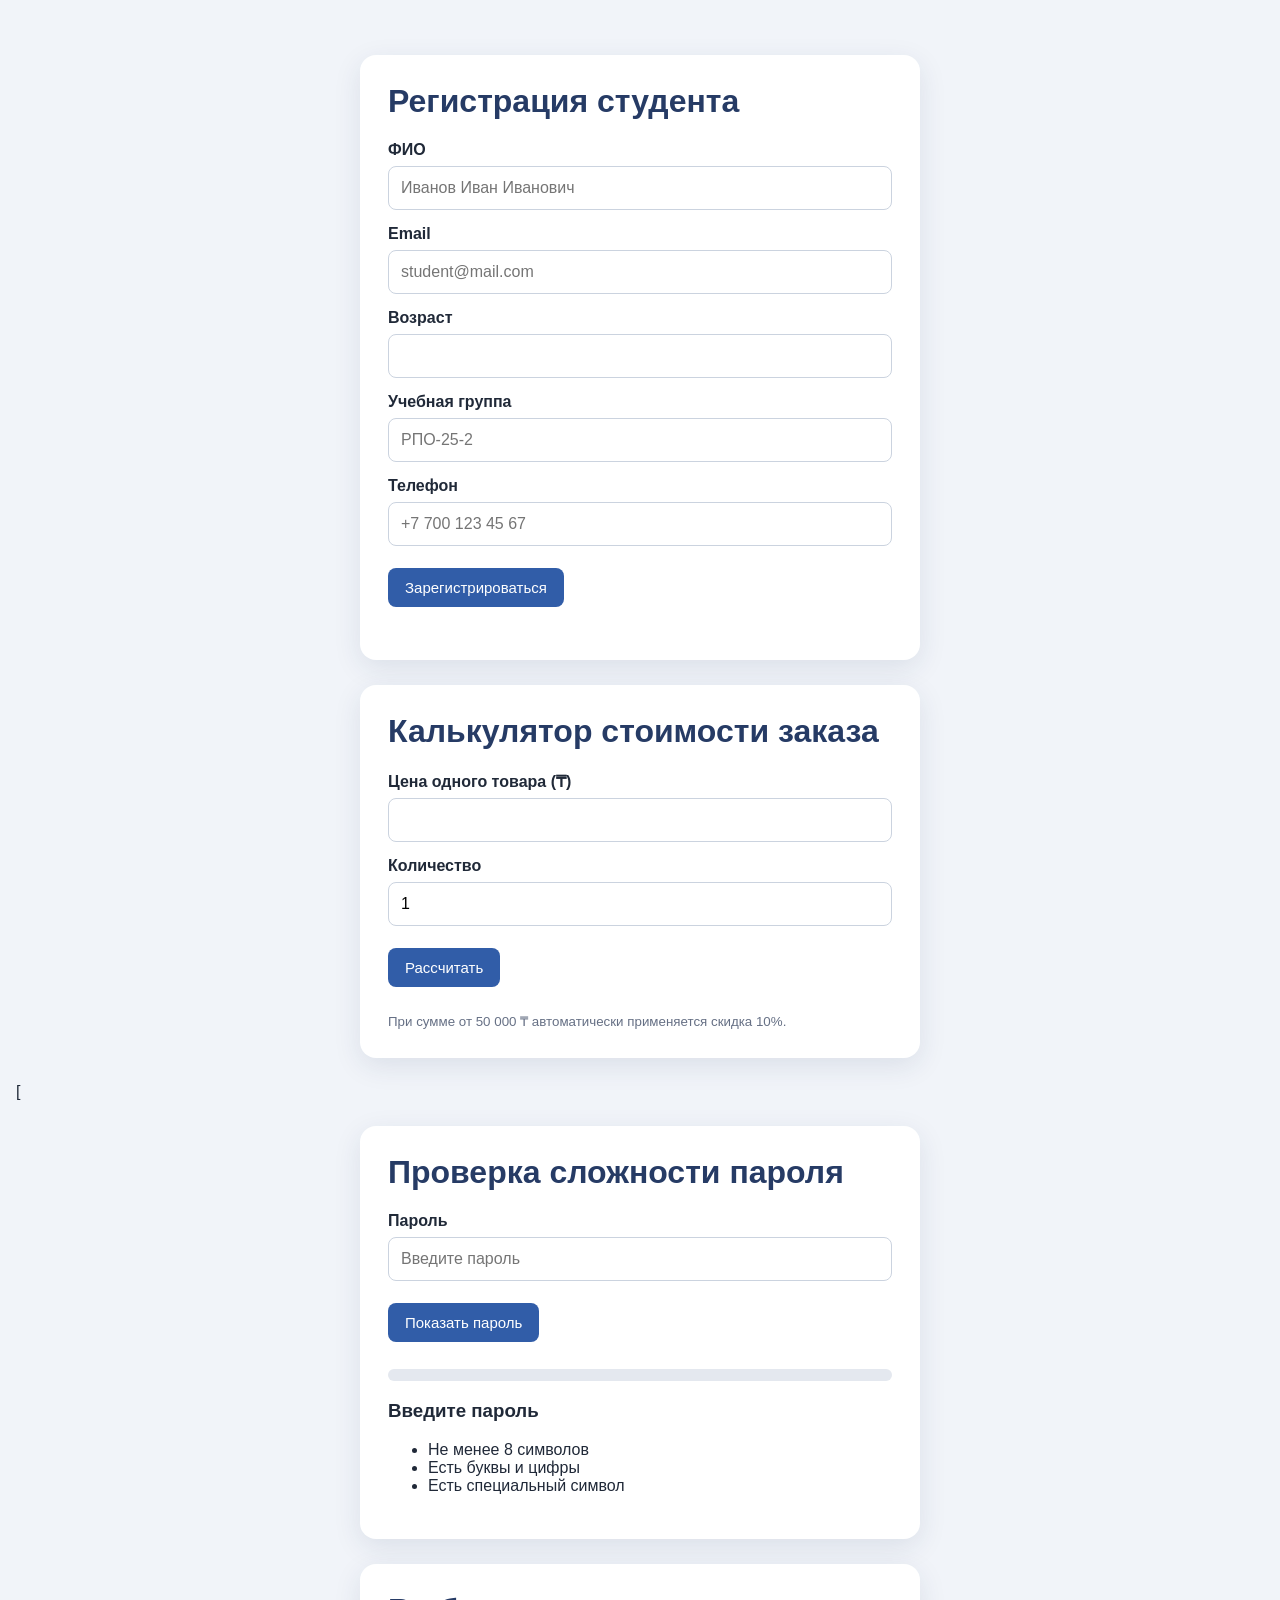
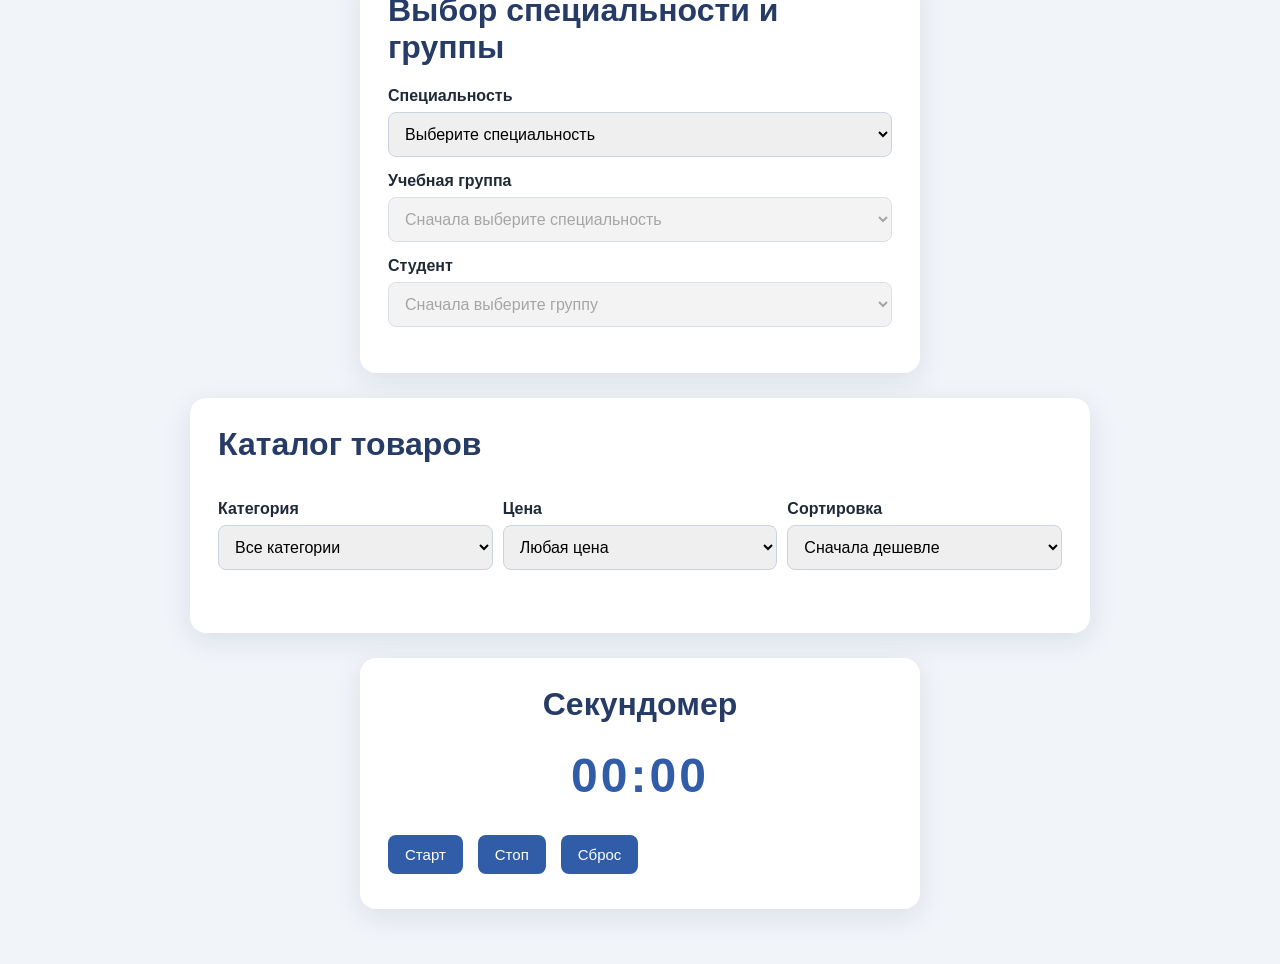
<file: README.html>
<!DOCTYPE html>
<html lang="ru"><head><meta charset="UTF-8"><meta name="viewport" content="width=device-width, initial-scale=1.0"><title>Регистрация студента</title><link rel="stylesheet" href="style.css"></head><body>
<main class="card"><h1>Регистрация студента</h1>
<form id="studentForm">
<label>ФИО<input id="name" placeholder="Иванов Иван Иванович" required></label>
<label>Email<input id="email" type="email" placeholder="student@mail.com" required></label>
<label>Возраст<input id="age" type="number" min="14" max="100" required></label>
<label>Учебная группа<input id="group" placeholder="РПО-25-2" required></label>
<label>Телефон<input id="phone" type="tel" placeholder="+7 700 123 45 67" required></label>
<button type="submit">Зарегистрироваться</button></form><p id="result" aria-live="polite"></p></main><script src="script.js"></script></body>
<body>
    <main class="card">
    <h1>Калькулятор стоимости заказа</h1>
<form id="orderForm"><label>Цена одного товара (₸)<input id="price" type="number" min="0" step="0.01" required></label>
    <label>Количество<input id="quantity" type="number" min="1" step="1" value="1" required></label>
    <button>Рассчитать</button></form><p id="result"></p><small>При сумме от 50 000 ₸ автоматически применяется скидка 10%.</small></main>
    <script src="script.js"></script>[
</body>
<body><main class="card"><h1>Проверка сложности пароля</h1>
<label>Пароль<input id="password" type="password" placeholder="Введите пароль"></label><button id="toggle" type="button">Показать пароль</button><div class="bar"><div id="strengthBar"></div></div><h3 id="strength">Введите пароль</h3><ul id="checks"><li>Не менее 8 символов</li><li>Есть буквы и цифры</li><li>Есть специальный символ</li></ul></main><script src="script.js"></script></body>
<body><main class="card"><h1>Выбор специальности и группы</h1><label>Специальность<select id="specialty"><option value="">Выберите специальность</option><option value="software">Разработка программного обеспечения</option><option value="design">Дизайн</option></select></label><label>Учебная группа<select id="group" disabled><option value="">Сначала выберите специальность</option></select></label><label>Студент<select id="student" disabled><option value="">Сначала выберите группу</option></select></label><p id="result"></p></main><script src="script.js"></script></body>
<body><main class="card wide"><h1>Каталог товаров</h1><div class="row"><label>Категория<select id="category"><option value="all">Все категории</option><option value="Ноутбуки">Ноутбуки</option><option value="Телефоны">Телефоны</option><option value="Планшеты">Планшеты</option></select></label><label>Цена<select id="range"><option value="all">Любая цена</option><option value="low">До 100 000 ₸</option><option value="mid">100 000–300 000 ₸</option><option value="high">От 300 000 ₸</option></select></label><label>Сортировка<select id="sort"><option value="asc">Сначала дешевле</option><option value="desc">Сначала дороже</option></select></label></div><div id="products" class="products"></div></main><script src="script.js"></script></body>
<body><main class="card center"><h1>Секундомер</h1><div id="time" class="time">00:00</div><div class="row"><button id="start">Старт</button><button id="stop">Стоп</button><button id="reset">Сброс</button></div></main><script src="script.js"></script></body>
</html>
</file>
<file: style.css>
*{box-sizing:border-box}body{margin:0;padding:30px 16px;background:#f1f4f9;color:#202938;font-family:Arial,sans-serif}.card{max-width:560px;margin:25px auto;padding:28px;background:#fff;border-radius:16px;box-shadow:0 8px 28px #1d35571a}.wide{max-width:900px}h1{margin-top:0;color:#263b65}label{display:block;margin:15px 0;font-weight:600}input,select{display:block;width:100%;margin-top:7px;padding:12px;border:1px solid #cbd3df;border-radius:8px;font-size:16px}button{border:0;border-radius:8px;padding:11px 17px;background:#315da8;color:white;font-size:15px;cursor:pointer;margin:7px 5px 7px 0}button:hover{background:#24477f}button:disabled{opacity:.45;cursor:not-allowed}.danger{background:#b43b3b}.row{display:flex;gap:10px;flex-wrap:wrap;align-items:end}.row label{flex:1;min-width:150px}.center{text-align:center}.time{font-size:48px;font-weight:bold;letter-spacing:3px;margin:25px 0;color:#315da8}#result,.success{margin-top:18px;color:#176b3a}.error{color:#b42318}.bar{height:12px;background:#e4e8ef;border-radius:8px;overflow:hidden;margin-top:20px}.bar div{height:100%;width:0;background:#2c9b65;transition:width .2s}.ok{color:#16834a}.products{display:grid;grid-template-columns:repeat(auto-fit,minmax(210px,1fr));gap:12px;margin-top:20px}.product{display:flex;flex-direction:column;gap:8px;padding:15px;border:1px solid #e0e5ed;border-radius:10px}.product strong{color:#315da8}.slide img{width:100%;max-height:420px;object-fit:cover;border-radius:12px}.muted,small{color:#667085}.answer{font-weight:normal;padding:10px;border:1px solid #e0e5ed;border-radius:8px}.answer input{display:inline;width:auto;margin-right:8px}section{margin-top:20px}@media(max-width:520px){.card{padding:20px}.time{font-size:38px}}
*{box-sizing:border-box}body{margin:0;padding:30px 16px;background:#f1f4f9;color:#202938;font-family:Arial,sans-serif}.card{max-width:560px;margin:25px auto;padding:28px;background:#fff;border-radius:16px;box-shadow:0 8px 28px #1d35571a}.wide{max-width:900px}h1{margin-top:0;color:#263b65}label{display:block;margin:15px 0;font-weight:600}input,select{display:block;width:100%;margin-top:7px;padding:12px;border:1px solid #cbd3df;border-radius:8px;font-size:16px}button{border:0;border-radius:8px;padding:11px 17px;background:#315da8;color:white;font-size:15px;cursor:pointer;margin:7px 5px 7px 0}button:hover{background:#24477f}button:disabled{opacity:.45;cursor:not-allowed}.danger{background:#b43b3b}.row{display:flex;gap:10px;flex-wrap:wrap;align-items:end}.row label{flex:1;min-width:150px}.center{text-align:center}.time{font-size:48px;font-weight:bold;letter-spacing:3px;margin:25px 0;color:#315da8}#result,.success{margin-top:18px;color:#176b3a}.error{color:#b42318}.bar{height:12px;background:#e4e8ef;border-radius:8px;overflow:hidden;margin-top:20px}.bar div{height:100%;width:0;background:#2c9b65;transition:width .2s}.ok{color:#16834a}.products{display:grid;grid-template-columns:repeat(auto-fit,minmax(210px,1fr));gap:12px;margin-top:20px}.product{display:flex;flex-direction:column;gap:8px;padding:15px;border:1px solid #e0e5ed;border-radius:10px}.product strong{color:#315da8}.slide img{width:100%;max-height:420px;object-fit:cover;border-radius:12px}.muted,small{color:#667085}.answer{font-weight:normal;padding:10px;border:1px solid #e0e5ed;border-radius:8px}.answer input{display:inline;width:auto;margin-right:8px}section{margin-top:20px}@media(max-width:520px){.card{padding:20px}.time{font-size:38px}}
*{box-sizing:border-box}body{margin:0;padding:30px 16px;background:#f1f4f9;color:#202938;font-family:Arial,sans-serif}.card{max-width:560px;margin:25px auto;padding:28px;background:#fff;border-radius:16px;box-shadow:0 8px 28px #1d35571a}.wide{max-width:900px}h1{margin-top:0;color:#263b65}label{display:block;margin:15px 0;font-weight:600}input,select{display:block;width:100%;margin-top:7px;padding:12px;border:1px solid #cbd3df;border-radius:8px;font-size:16px}button{border:0;border-radius:8px;padding:11px 17px;background:#315da8;color:white;font-size:15px;cursor:pointer;margin:7px 5px 7px 0}button:hover{background:#24477f}button:disabled{opacity:.45;cursor:not-allowed}.danger{background:#b43b3b}.row{display:flex;gap:10px;flex-wrap:wrap;align-items:end}.row label{flex:1;min-width:150px}.center{text-align:center}.time{font-size:48px;font-weight:bold;letter-spacing:3px;margin:25px 0;color:#315da8}#result,.success{margin-top:18px;color:#176b3a}.error{color:#b42318}.bar{height:12px;background:#e4e8ef;border-radius:8px;overflow:hidden;margin-top:20px}.bar div{height:100%;width:0;background:#2c9b65;transition:width .2s}.ok{color:#16834a}.products{display:grid;grid-template-columns:repeat(auto-fit,minmax(210px,1fr));gap:12px;margin-top:20px}.product{display:flex;flex-direction:column;gap:8px;padding:15px;border:1px solid #e0e5ed;border-radius:10px}.product strong{color:#315da8}.slide img{width:100%;max-height:420px;object-fit:cover;border-radius:12px}.muted,small{color:#667085}.answer{font-weight:normal;padding:10px;border:1px solid #e0e5ed;border-radius:8px}.answer input{display:inline;width:auto;margin-right:8px}section{margin-top:20px}@media(max-width:520px){.card{padding:20px}.time{font-size:38px}}

*{box-sizing:border-box}body{margin:0;padding:30px 16px;background:#f1f4f9;color:#202938;font-family:Arial,sans-serif}.card{max-width:560px;margin:25px auto;padding:28px;background:#fff;border-radius:16px;box-shadow:0 8px 28px #1d35571a}.wide{max-width:900px}h1{margin-top:0;color:#263b65}label{display:block;margin:15px 0;font-weight:600}input,select{display:block;width:100%;margin-top:7px;padding:12px;border:1px solid #cbd3df;border-radius:8px;font-size:16px}button{border:0;border-radius:8px;padding:11px 17px;background:#315da8;color:white;font-size:15px;cursor:pointer;margin:7px 5px 7px 0}button:hover{background:#24477f}button:disabled{opacity:.45;cursor:not-allowed}.danger{background:#b43b3b}.row{display:flex;gap:10px;flex-wrap:wrap;align-items:end}.row label{flex:1;min-width:150px}.center{text-align:center}.time{font-size:48px;font-weight:bold;letter-spacing:3px;margin:25px 0;color:#315da8}#result,.success{margin-top:18px;color:#176b3a}.error{color:#b42318}.bar{height:12px;background:#e4e8ef;border-radius:8px;overflow:hidden;margin-top:20px}.bar div{height:100%;width:0;background:#2c9b65;transition:width .2s}.ok{color:#16834a}.products{display:grid;grid-template-columns:repeat(auto-fit,minmax(210px,1fr));gap:12px;margin-top:20px}.product{display:flex;flex-direction:column;gap:8px;padding:15px;border:1px solid #e0e5ed;border-radius:10px}.product strong{color:#315da8}.slide img{width:100%;max-height:420px;object-fit:cover;border-radius:12px}.muted,small{color:#667085}.answer{font-weight:normal;padding:10px;border:1px solid #e0e5ed;border-radius:8px}.answer input{display:inline;width:auto;margin-right:8px}section{margin-top:20px}@media(max-width:520px){.card{padding:20px}.time{font-size:38px}}
</file>
